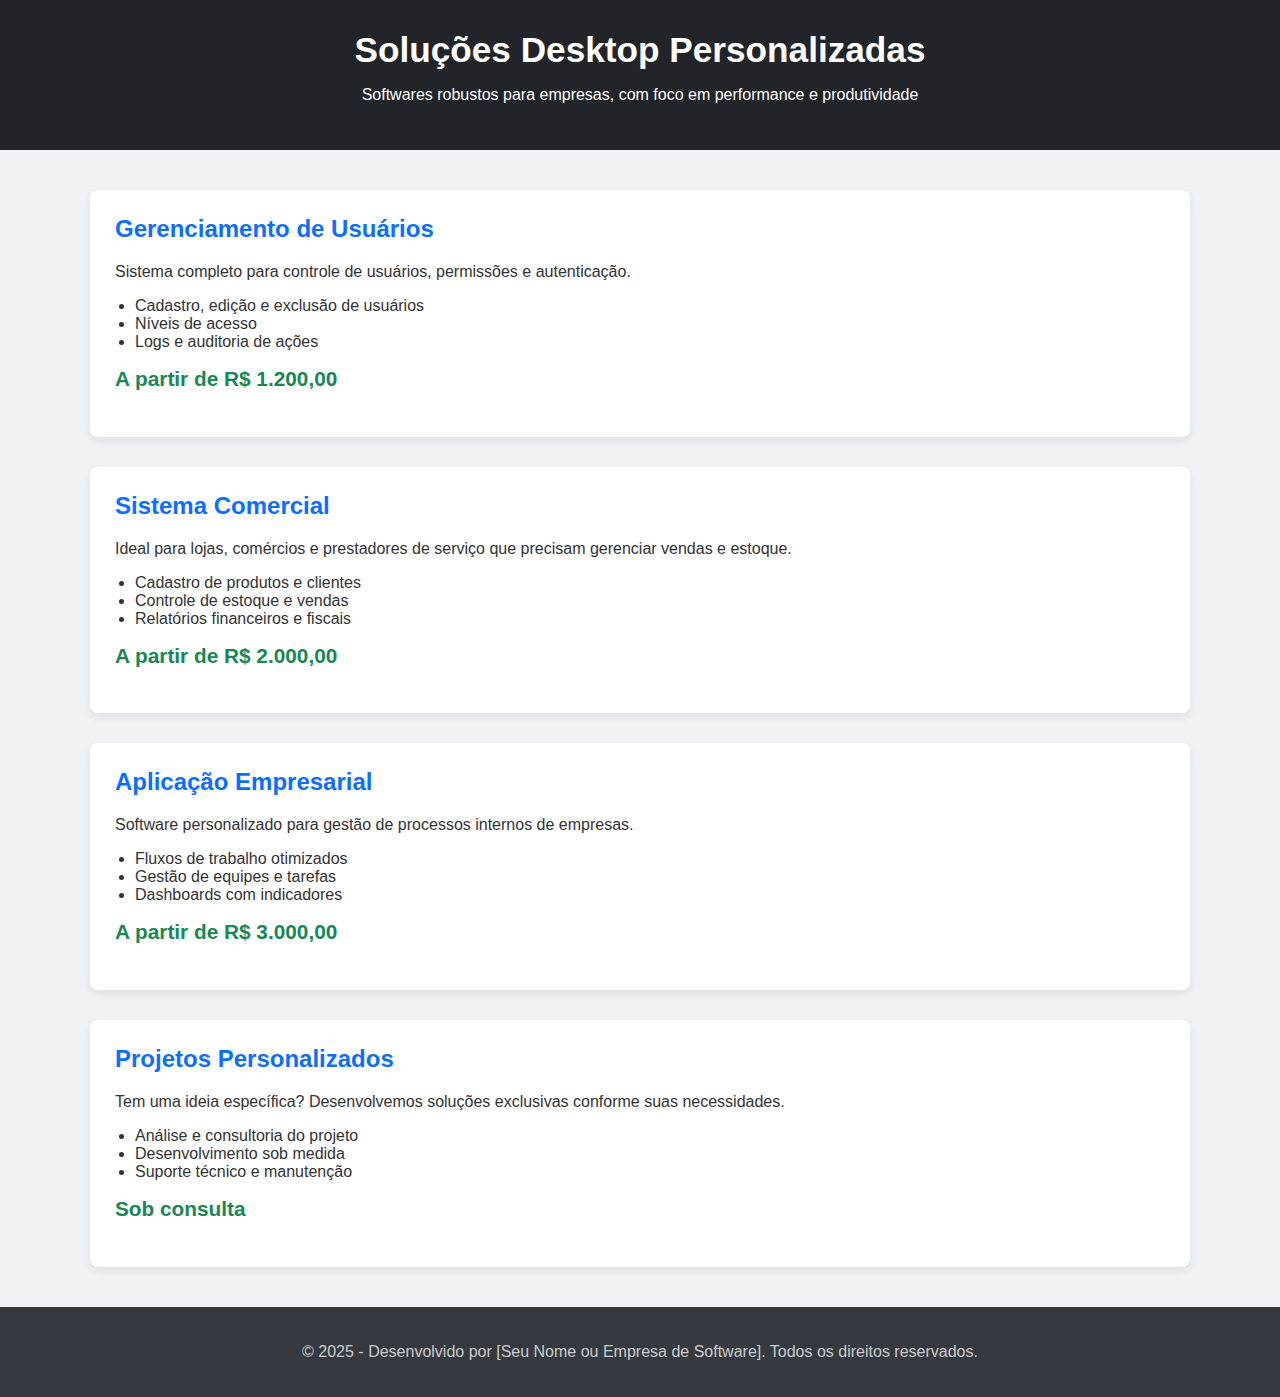
<file: plano-desktop.html>
<!DOCTYPE html>
<html lang="pt-BR">
<head>
    <meta charset="UTF-8">
    <meta name="viewport" content="width=device-width, initial-scale=1.0">
    <title>Soluções Desktop | Softwares Personalizados</title>
    <style>
        body {
            margin: 0;
            font-family: 'Segoe UI', Tahoma, Geneva, Verdana, sans-serif;
            background-color: #f0f2f5;
            color: #333;
        }

        header {
            background-color: #212529;
            color: white;
            padding: 30px 0;
            text-align: center;
        }

        header h1 {
            margin: 0;
            font-size: 2.2em;
        }

        .container {
            max-width: 1100px;
            margin: 40px auto;
            padding: 0 20px;
        }

        .card {
            background-color: white;
            border-radius: 8px;
            padding: 25px;
            box-shadow: 0 4px 10px rgba(0, 0, 0, 0.08);
            margin-bottom: 30px;
        }

        .card h2 {
            margin-top: 0;
            color: #0d6efd;
        }

        .card ul {
            padding-left: 20px;
        }

        .price {
            font-weight: bold;
            font-size: 1.3em;
            color: #198754;
            margin-top: 10px;
        }

        footer {
            background-color: #343a40;
            color: #ccc;
            text-align: center;
            padding: 20px;
            margin-top: 40px;
        }
    </style>
</head>
<body>

<header>
    <h1>Soluções Desktop Personalizadas</h1>
    <p>Softwares robustos para empresas, com foco em performance e produtividade</p>
</header>

<div class="container">

    <div class="card">
        <h2>Gerenciamento de Usuários</h2>
        <p>Sistema completo para controle de usuários, permissões e autenticação.</p>
        <ul>
            <li>Cadastro, edição e exclusão de usuários</li>
            <li>Níveis de acesso</li>
            <li>Logs e auditoria de ações</li>
        </ul>
        <p class="price">A partir de R$ 1.200,00</p>
    </div>

    <div class="card">
        <h2>Sistema Comercial</h2>
        <p>Ideal para lojas, comércios e prestadores de serviço que precisam gerenciar vendas e estoque.</p>
        <ul>
            <li>Cadastro de produtos e clientes</li>
            <li>Controle de estoque e vendas</li>
            <li>Relatórios financeiros e fiscais</li>
        </ul>
        <p class="price">A partir de R$ 2.000,00</p>
    </div>

    <div class="card">
        <h2>Aplicação Empresarial</h2>
        <p>Software personalizado para gestão de processos internos de empresas.</p>
        <ul>
            <li>Fluxos de trabalho otimizados</li>
            <li>Gestão de equipes e tarefas</li>
            <li>Dashboards com indicadores</li>
        </ul>
        <p class="price">A partir de R$ 3.000,00</p>
    </div>

    <div class="card">
        <h2>Projetos Personalizados</h2>
        <p>Tem uma ideia específica? Desenvolvemos soluções exclusivas conforme suas necessidades.</p>
        <ul>
            <li>Análise e consultoria do projeto</li>
            <li>Desenvolvimento sob medida</li>
            <li>Suporte técnico e manutenção</li>
        </ul>
        <p class="price">Sob consulta</p>
    </div>

</div>

<footer>
    <p>© 2025 - Desenvolvido por [Seu Nome ou Empresa de Software]. Todos os direitos reservados.</p>
</footer>

</body>
</html>
</file>
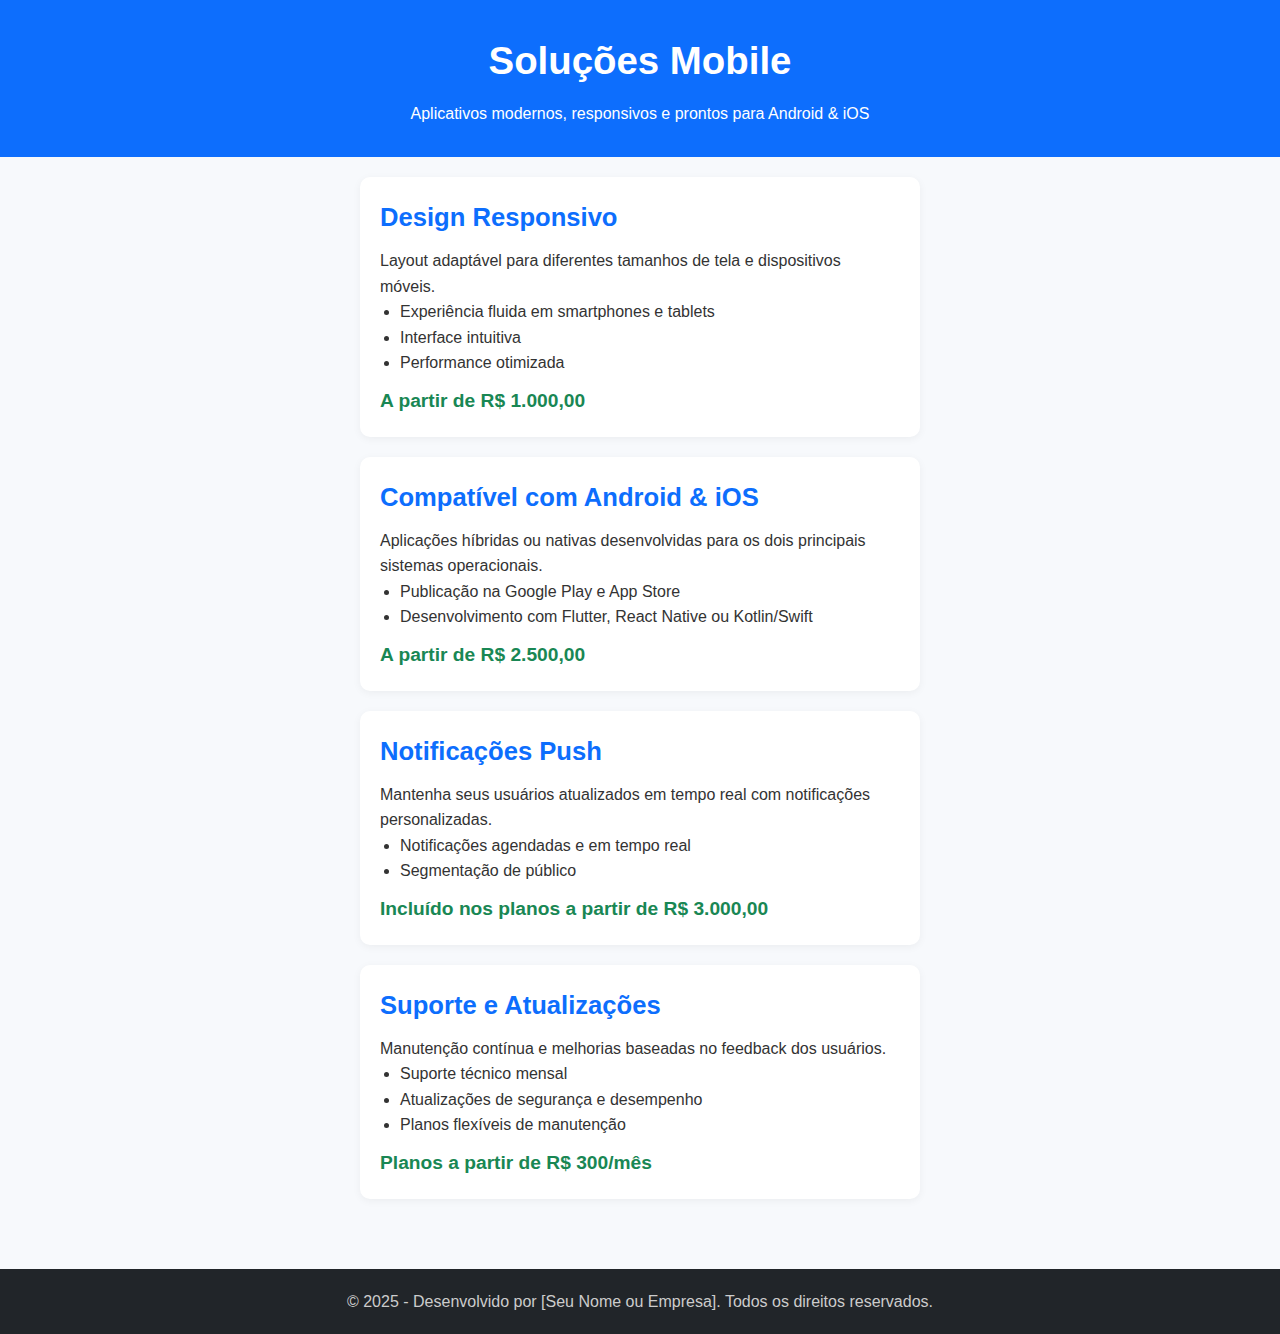
<file: plano-mobile.html>
<!DOCTYPE html>
<html lang="pt-BR">
<head>
  <meta charset="UTF-8" />
  <meta name="viewport" content="width=device-width, initial-scale=1.0"/>
  <title>Soluções Mobile | Aplicativos Personalizados</title>
  <style>
    * {
      box-sizing: border-box;
      margin: 0;
      padding: 0;
    }

    body {
      font-family: 'Segoe UI', Tahoma, Geneva, Verdana, sans-serif;
      background-color: #f7f9fc;
      color: #333;
      line-height: 1.6;
    }

    header {
      background-color: #0d6efd;
      color: white;
      text-align: center;
      padding: 30px 20px;
    }

    header h1 {
      font-size: 1.8em;
      margin-bottom: 10px;
    }

    .container {
      padding: 20px;
      max-width: 600px;
      margin: auto;
    }

    .card {
      background: white;
      border-radius: 10px;
      padding: 20px;
      margin-bottom: 20px;
      box-shadow: 0 2px 8px rgba(0,0,0,0.05);
    }

    .card h2 {
      font-size: 1.4em;
      color: #0d6efd;
      margin-bottom: 10px;
    }

    .card ul {
      padding-left: 20px;
      margin-bottom: 10px;
    }

    .price {
      color: #198754;
      font-weight: bold;
      font-size: 1.2em;
    }

    footer {
      text-align: center;
      background-color: #212529;
      color: #ccc;
      padding: 20px 10px;
      margin-top: 30px;
    }

    @media (min-width: 768px) {
      header h1 {
        font-size: 2.4em;
      }

      .card h2 {
        font-size: 1.6em;
      }
    }
  </style>
</head>
<body>

  <header>
    <h1>Soluções Mobile</h1>
    <p>Aplicativos modernos, responsivos e prontos para Android & iOS</p>
  </header>

  <div class="container">

    <div class="card">
      <h2>Design Responsivo</h2>
      <p>Layout adaptável para diferentes tamanhos de tela e dispositivos móveis.</p>
      <ul>
        <li>Experiência fluida em smartphones e tablets</li>
        <li>Interface intuitiva</li>
        <li>Performance otimizada</li>
      </ul>
      <p class="price">A partir de R$ 1.000,00</p>
    </div>

    <div class="card">
      <h2>Compatível com Android & iOS</h2>
      <p>Aplicações híbridas ou nativas desenvolvidas para os dois principais sistemas operacionais.</p>
      <ul>
        <li>Publicação na Google Play e App Store</li>
        <li>Desenvolvimento com Flutter, React Native ou Kotlin/Swift</li>
      </ul>
      <p class="price">A partir de R$ 2.500,00</p>
    </div>

    <div class="card">
      <h2>Notificações Push</h2>
      <p>Mantenha seus usuários atualizados em tempo real com notificações personalizadas.</p>
      <ul>
        <li>Notificações agendadas e em tempo real</li>
        <li>Segmentação de público</li>
      </ul>
      <p class="price">Incluído nos planos a partir de R$ 3.000,00</p>
    </div>

    <div class="card">
      <h2>Suporte e Atualizações</h2>
      <p>Manutenção contínua e melhorias baseadas no feedback dos usuários.</p>
      <ul>
        <li>Suporte técnico mensal</li>
        <li>Atualizações de segurança e desempenho</li>
        <li>Planos flexíveis de manutenção</li>
      </ul>
      <p class="price">Planos a partir de R$ 300/mês</p>
    </div>

  </div>

  <footer>
    <p>© 2025 - Desenvolvido por [Seu Nome ou Empresa]. Todos os direitos reservados.</p>
  </footer>

</body>
</html>
</file>
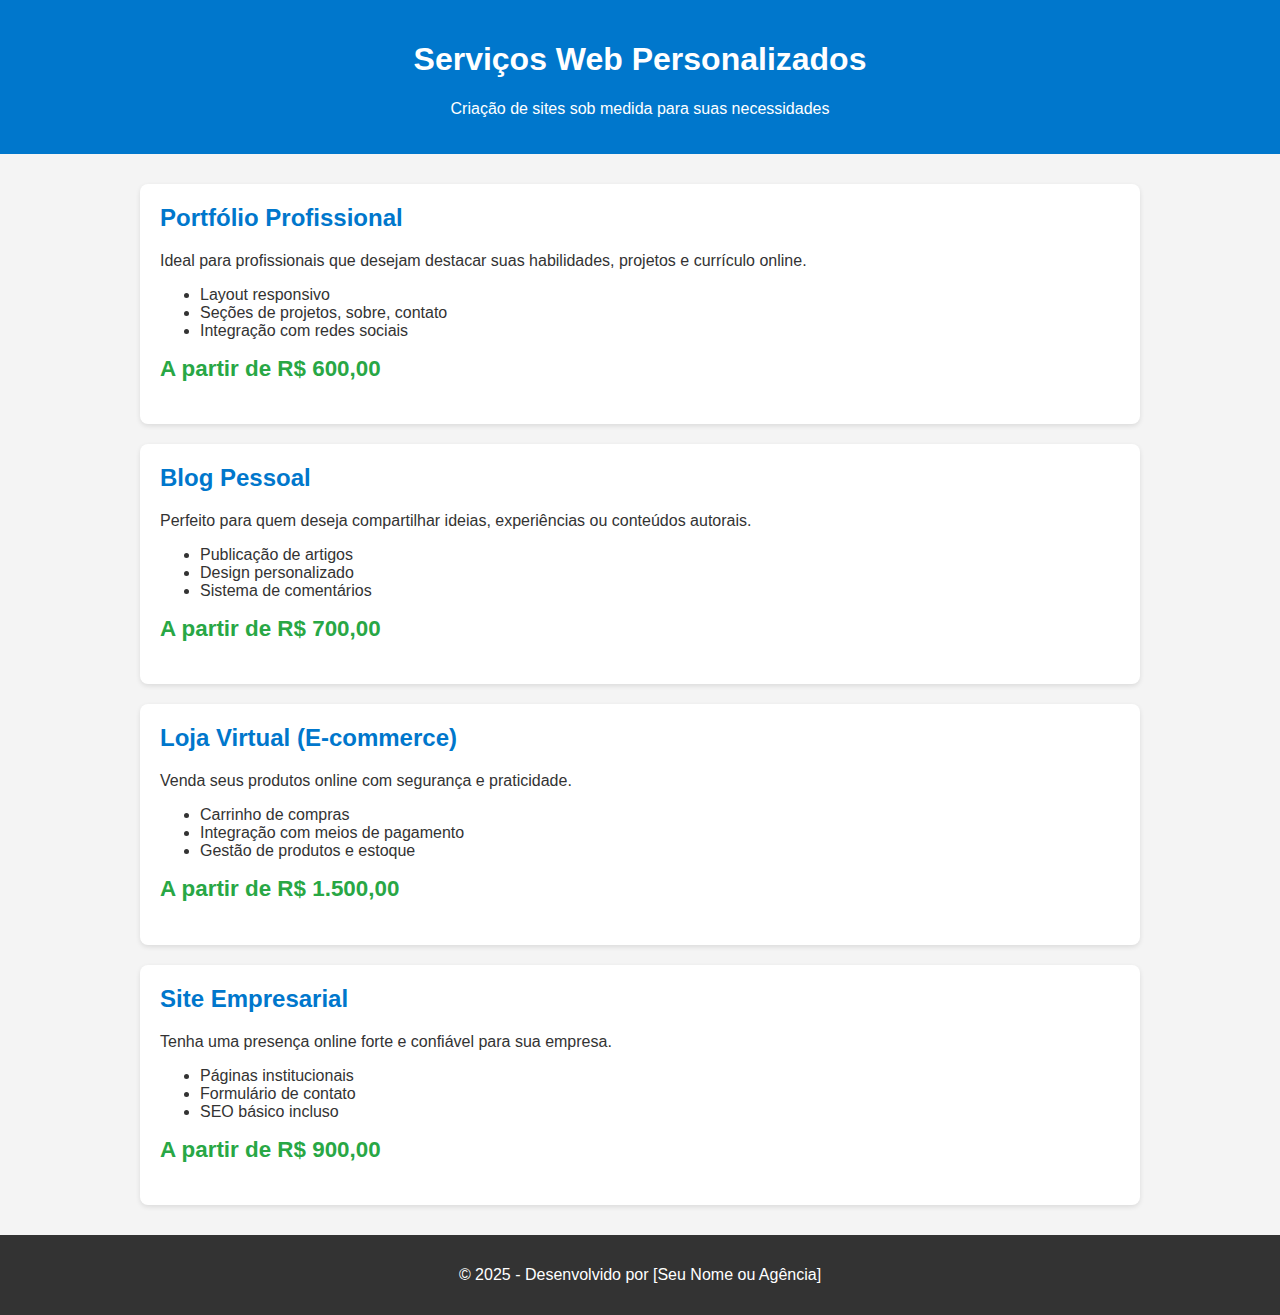
<file: plano-web.html>
<!DOCTYPE html>
<html lang="pt-BR">
<head>
    <meta charset="UTF-8">
    <meta name="viewport" content="width=device-width, initial-scale=1.0">
    <title>Serviços Web | Detalhes e Preços</title>
    <style>
        body {
            font-family: Arial, sans-serif;
            background: #f4f4f4;
            margin: 0;
            padding: 0;
            color: #333;
        }

        header {
            background-color: #0077cc;
            color: white;
            padding: 20px 0;
            text-align: center;
        }

        .container {
            max-width: 1000px;
            margin: 30px auto;
            padding: 0 20px;
        }

        .card {
            background-color: white;
            padding: 20px;
            border-radius: 8px;
            margin-bottom: 20px;
            box-shadow: 0 2px 5px rgba(0,0,0,0.1);
        }

        .card h2 {
            color: #0077cc;
            margin-top: 0;
        }

        .price {
            font-size: 1.4em;
            font-weight: bold;
            color: #28a745;
            margin-top: 10px;
        }

        footer {
            background-color: #333;
            color: white;
            padding: 15px;
            text-align: center;
        }

    </style>
</head>
<body>

<header>
    <h1>Serviços Web Personalizados</h1>
    <p>Criação de sites sob medida para suas necessidades</p>
</header>

<div class="container">

    <div class="card">
        <h2>Portfólio Profissional</h2>
        <p>Ideal para profissionais que desejam destacar suas habilidades, projetos e currículo online.</p>
        <ul>
            <li>Layout responsivo</li>
            <li>Seções de projetos, sobre, contato</li>
            <li>Integração com redes sociais</li>
        </ul>
        <p class="price">A partir de R$ 600,00</p>
    </div>

    <div class="card">
        <h2>Blog Pessoal</h2>
        <p>Perfeito para quem deseja compartilhar ideias, experiências ou conteúdos autorais.</p>
        <ul>
            <li>Publicação de artigos</li>
            <li>Design personalizado</li>
            <li>Sistema de comentários</li>
        </ul>
        <p class="price">A partir de R$ 700,00</p>
    </div>

    <div class="card">
        <h2>Loja Virtual (E-commerce)</h2>
        <p>Venda seus produtos online com segurança e praticidade.</p>
        <ul>
            <li>Carrinho de compras</li>
            <li>Integração com meios de pagamento</li>
            <li>Gestão de produtos e estoque</li>
        </ul>
        <p class="price">A partir de R$ 1.500,00</p>
    </div>

    <div class="card">
        <h2>Site Empresarial</h2>
        <p>Tenha uma presença online forte e confiável para sua empresa.</p>
        <ul>
            <li>Páginas institucionais</li>
            <li>Formulário de contato</li>
            <li>SEO básico incluso</li>
        </ul>
        <p class="price">A partir de R$ 900,00</p>
    </div>

</div>

<footer>
    <p>© 2025 - Desenvolvido por [Seu Nome ou Agência]</p>
</footer>

</body>
</html>
</file>
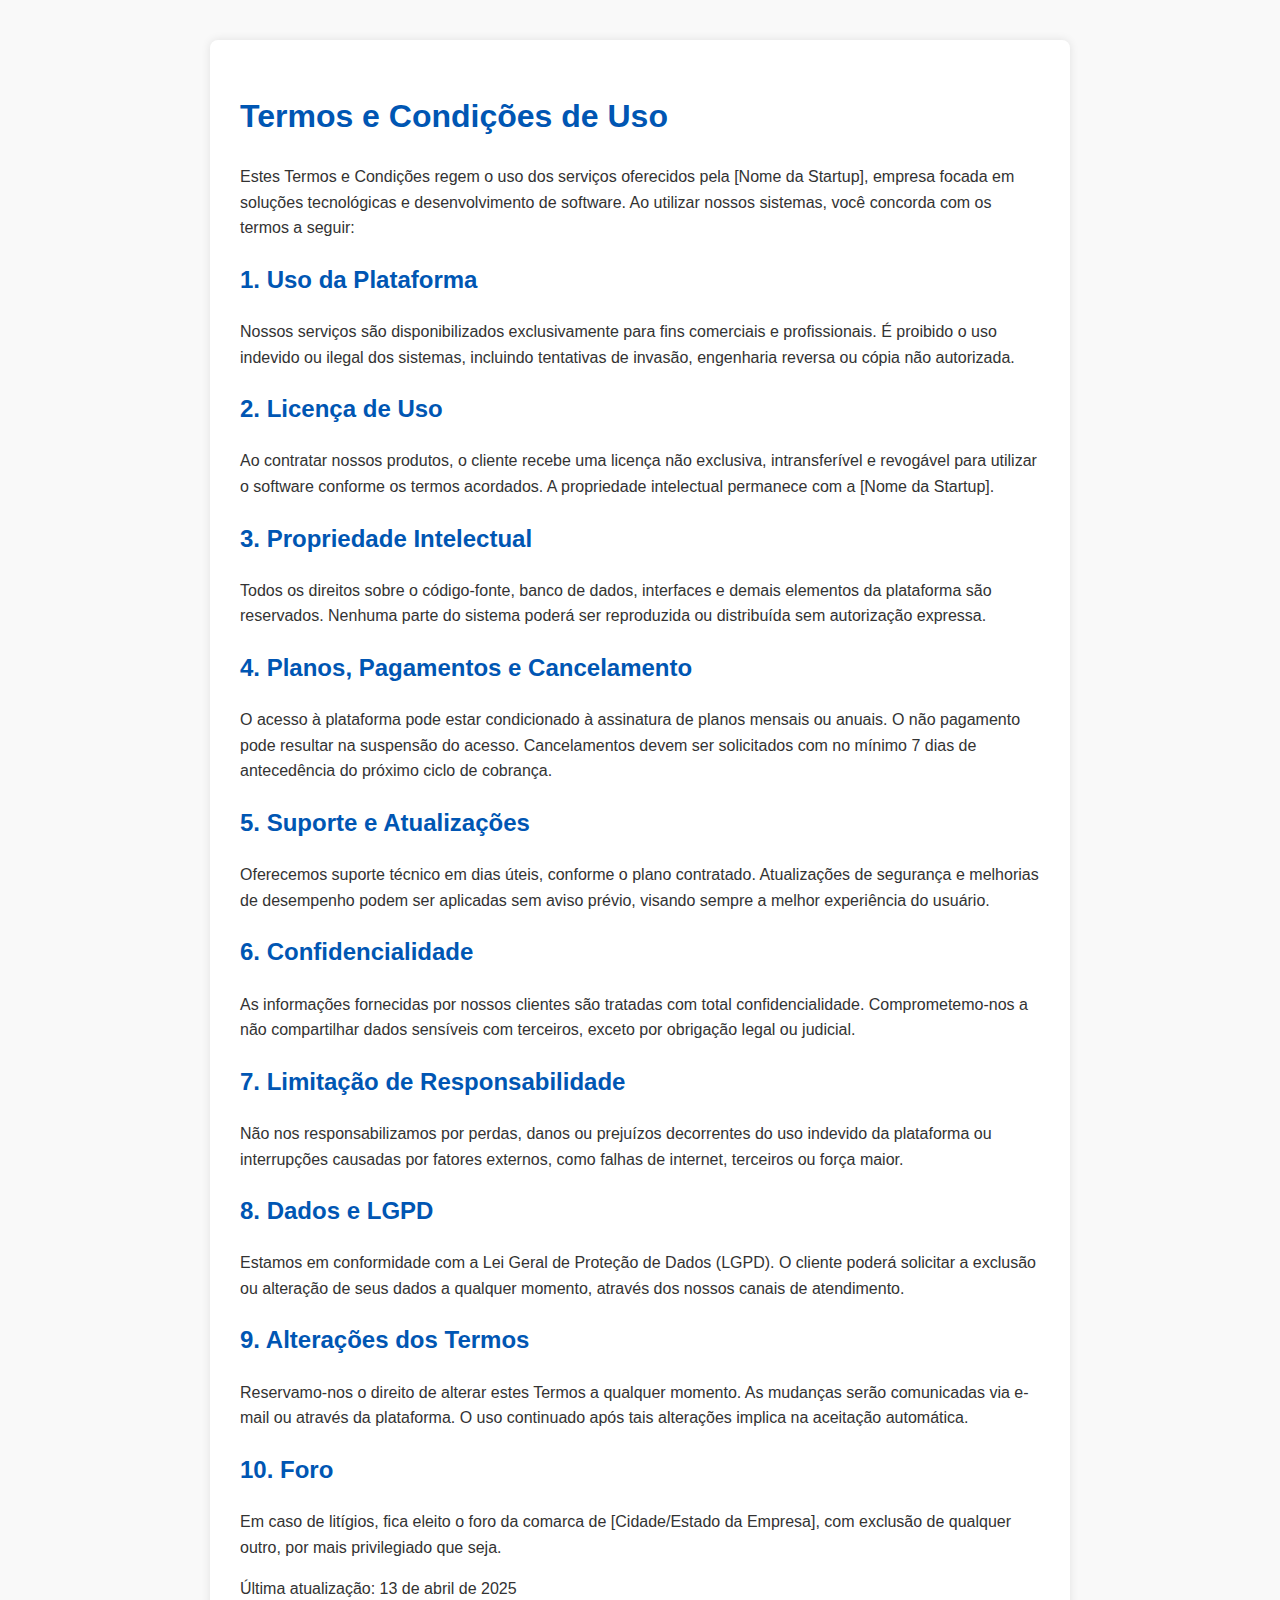
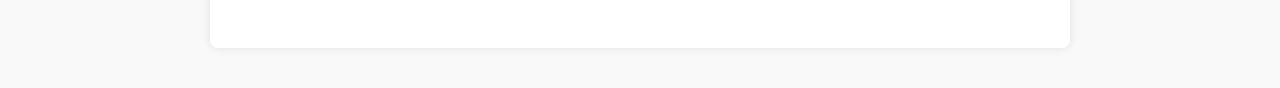
<file: termos.html>
<!DOCTYPE html>
<html lang="pt-br">
<head>
  <meta charset="UTF-8">
  <meta name="viewport" content="width=device-width, initial-scale=1.0">
  <title>Termos e Condições</title>
  <style>
    body {
      font-family: Arial, sans-serif;
      line-height: 1.6;
      margin: 40px;
      background-color: #f9f9f9;
      color: #333;
    }
    h1, h2 {
      color: #0056b3;
    }
    .container {
      max-width: 800px;
      margin: auto;
      background: white;
      padding: 30px;
      border-radius: 8px;
      box-shadow: 0 0 10px rgba(0,0,0,0.1);
    }
  </style>
</head>
<body>
  <div class="container">
    <h1>Termos e Condições de Uso</h1>
    <p>Estes Termos e Condições regem o uso dos serviços oferecidos pela [Nome da Startup], empresa focada em soluções tecnológicas e desenvolvimento de software. Ao utilizar nossos sistemas, você concorda com os termos a seguir:</p>

    <h2>1. Uso da Plataforma</h2>
    <p>Nossos serviços são disponibilizados exclusivamente para fins comerciais e profissionais. É proibido o uso indevido ou ilegal dos sistemas, incluindo tentativas de invasão, engenharia reversa ou cópia não autorizada.</p>

    <h2>2. Licença de Uso</h2>
    <p>Ao contratar nossos produtos, o cliente recebe uma licença não exclusiva, intransferível e revogável para utilizar o software conforme os termos acordados. A propriedade intelectual permanece com a [Nome da Startup].</p>

    <h2>3. Propriedade Intelectual</h2>
    <p>Todos os direitos sobre o código-fonte, banco de dados, interfaces e demais elementos da plataforma são reservados. Nenhuma parte do sistema poderá ser reproduzida ou distribuída sem autorização expressa.</p>

    <h2>4. Planos, Pagamentos e Cancelamento</h2>
    <p>O acesso à plataforma pode estar condicionado à assinatura de planos mensais ou anuais. O não pagamento pode resultar na suspensão do acesso. Cancelamentos devem ser solicitados com no mínimo 7 dias de antecedência do próximo ciclo de cobrança.</p>

    <h2>5. Suporte e Atualizações</h2>
    <p>Oferecemos suporte técnico em dias úteis, conforme o plano contratado. Atualizações de segurança e melhorias de desempenho podem ser aplicadas sem aviso prévio, visando sempre a melhor experiência do usuário.</p>

    <h2>6. Confidencialidade</h2>
    <p>As informações fornecidas por nossos clientes são tratadas com total confidencialidade. Comprometemo-nos a não compartilhar dados sensíveis com terceiros, exceto por obrigação legal ou judicial.</p>

    <h2>7. Limitação de Responsabilidade</h2>
    <p>Não nos responsabilizamos por perdas, danos ou prejuízos decorrentes do uso indevido da plataforma ou interrupções causadas por fatores externos, como falhas de internet, terceiros ou força maior.</p>

    <h2>8. Dados e LGPD</h2>
    <p>Estamos em conformidade com a Lei Geral de Proteção de Dados (LGPD). O cliente poderá solicitar a exclusão ou alteração de seus dados a qualquer momento, através dos nossos canais de atendimento.</p>

    <h2>9. Alterações dos Termos</h2>
    <p>Reservamo-nos o direito de alterar estes Termos a qualquer momento. As mudanças serão comunicadas via e-mail ou através da plataforma. O uso continuado após tais alterações implica na aceitação automática.</p>

    <h2>10. Foro</h2>
    <p>Em caso de litígios, fica eleito o foro da comarca de [Cidade/Estado da Empresa], com exclusão de qualquer outro, por mais privilegiado que seja.</p>

    <p>Última atualização: 13 de abril de 2025</p>
  </div>
</body>
</html>
</file>
